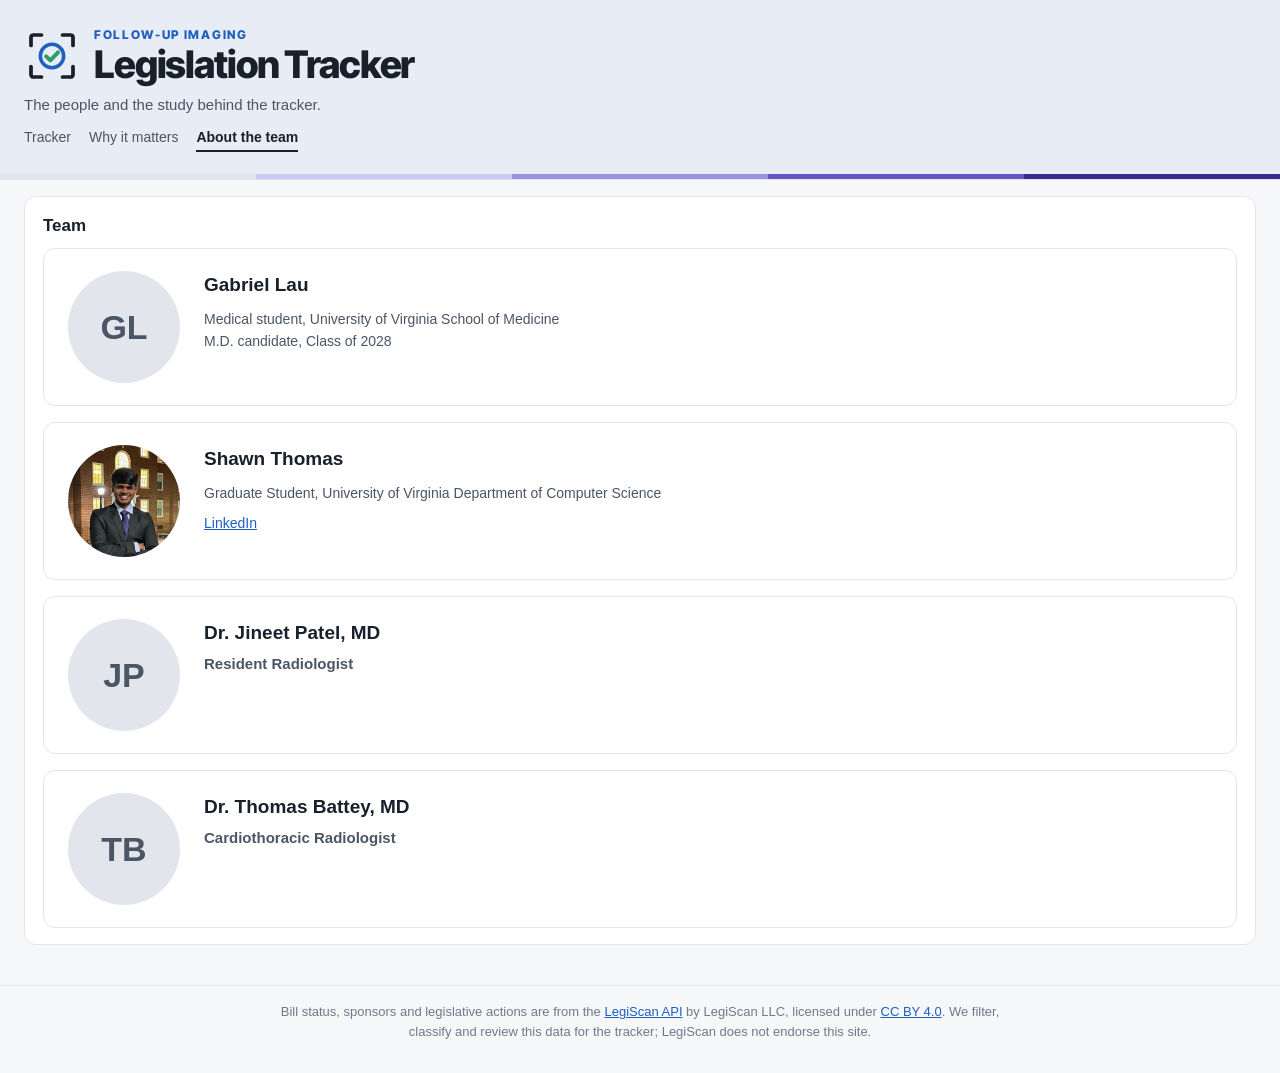
<file: docs/about.html>
<!doctype html>
<html lang="en">
<head>
<meta charset="utf-8">
<meta name="viewport" content="width=device-width, initial-scale=1">
<title>About the team · Follow-up Imaging Legislation Tracker</title>
<meta name="description" content="The people and the study behind the Follow-up Imaging Legislation Tracker.">
<link rel="preconnect" href="https://fonts.googleapis.com">
<link rel="preconnect" href="https://fonts.gstatic.com" crossorigin>
<link rel="stylesheet" href="https://fonts.googleapis.com/css2?family=Inter+Tight:wght@800&display=swap">
<link rel="stylesheet" href="style.css?v=18">
<link rel="icon" href="img/logo.svg" type="image/svg+xml">
</head>
<body>
<div class="masthead">
<header class="top">
  <div>
    <a class="brand" href="index.html"><svg class="logo" viewBox="0 0 48 48" aria-hidden="true"><path class="lg-ink" d="M6 15V8a2 2 0 0 1 2-2h7M33 6h7a2 2 0 0 1 2 2v7M42 33v7a2 2 0 0 1-2 2h-7M15 42H8a2 2 0 0 1-2-2v-7"/><circle class="lg-ring" cx="24" cy="24" r="10"/><path class="lg-check" d="M19 24.3l3.6 3.5 6.6-7"/></svg><h1><span class="eyebrow-t">Follow-up Imaging</span> <span class="headline">Legislation Tracker</span></h1></a>
    <p class="sub">The people and the study behind the tracker.</p>
    <nav class="nav" aria-label="Site">
      <a href="index.html">Tracker</a>
      <a href="why.html">Why it matters</a>
      <a href="about.html" aria-current="page">About the team</a>
    </nav>
  </div>
</header>
  <div class="statusbar" aria-hidden="true"><span class="fipi0"></span><span class="fipi1"></span><span class="fipi2"></span><span class="fipi3"></span><span class="fipi4"></span></div>
</div>

<main class="grid">
  <section class="card wide">
    <h2>Team</h2>
    <div class="team">

      <article class="person">
        <!-- TODO headshot: save a square photo (about 400×400) as img/team/gabriel-lau.jpg, then replace the
             line below with: <img class="avatar" src="img/team/gabriel-lau.jpg" alt="Gabriel Lau"> -->
        <div class="avatar" aria-hidden="true">GL</div>
        <div>
          <h3>Gabriel Lau</h3>
          
          <p class="kv">Medical student, University of Virginia School of Medicine <br>
            M.D. candidate, Class of 2028</p>
          <p></p>

        </div>
      </article>

      <article class="person">
        <!-- TODO headshot: save a square photo (about 400×400) as img/team/shawn-thomas.jpg, then replace the
             line below with: <img class="avatar" src="img/team/shawn-thomas.jpg" alt="Shawn Thomas"> -->
        <img class="avatar" src="img/team/shawn-thomas.jpg" alt="Shawn Thomas">
        <div>
          <h3>Shawn Thomas</h3>
          <p class="kv">Graduate Student, University of Virginia Department of Computer Science <br>
          
          <p class="plinks"><a href="https://www.linkedin.com/in/shawn-r-thomas/">LinkedIn</a></p>
        </div>
      </article>

      <article class="person">
        <!-- TODO headshot: save a square photo (about 400×400) as img/team/janeet-patel.jpg, then replace the
             line below with: <img class="avatar" src="img/team/janeet-patel.jpg" alt="Dr. Janeet Patel"> -->
        <div class="avatar" aria-hidden="true">JP</div>
        <div>
          <h3>Dr. Jineet Patel, MD</h3>
          <p class="ptitle">Resident Radiologist</p>
          <!-- TODO description: add a short bio paragraph (and affiliation line) -->
        </div>
      </article>

      <article class="person">
        <!-- TODO headshot: save a square photo (about 400×400) as img/team/thomas-beatty.jpg, then replace the
             line below with: <img class="avatar" src="img/team/thomas-beatty.jpg" alt="Dr. Thomas Beatty"> -->
        <div class="avatar" aria-hidden="true">TB</div>
        <div>
          <h3>Dr. Thomas Battey, MD</h3>
          <p class="ptitle">Cardiothoracic Radiologist</p>
          <!-- TODO description: add a short bio paragraph (and affiliation line) -->
        </div>
      </article>

    </div>
  </section>

</main>
<footer class="site-foot">
  <p>Bill status, sponsors and legislative actions are from the
    <a href="https://legiscan.com/legiscan" target="_blank" rel="noopener">LegiScan API</a> by LegiScan LLC,
    licensed under <a href="https://creativecommons.org/licenses/by/4.0/" target="_blank" rel="noopener">CC BY 4.0</a>.
    We filter, classify and review this data for the tracker; LegiScan does not endorse this site.</p>
</footer>
</body>
</html>
</file>
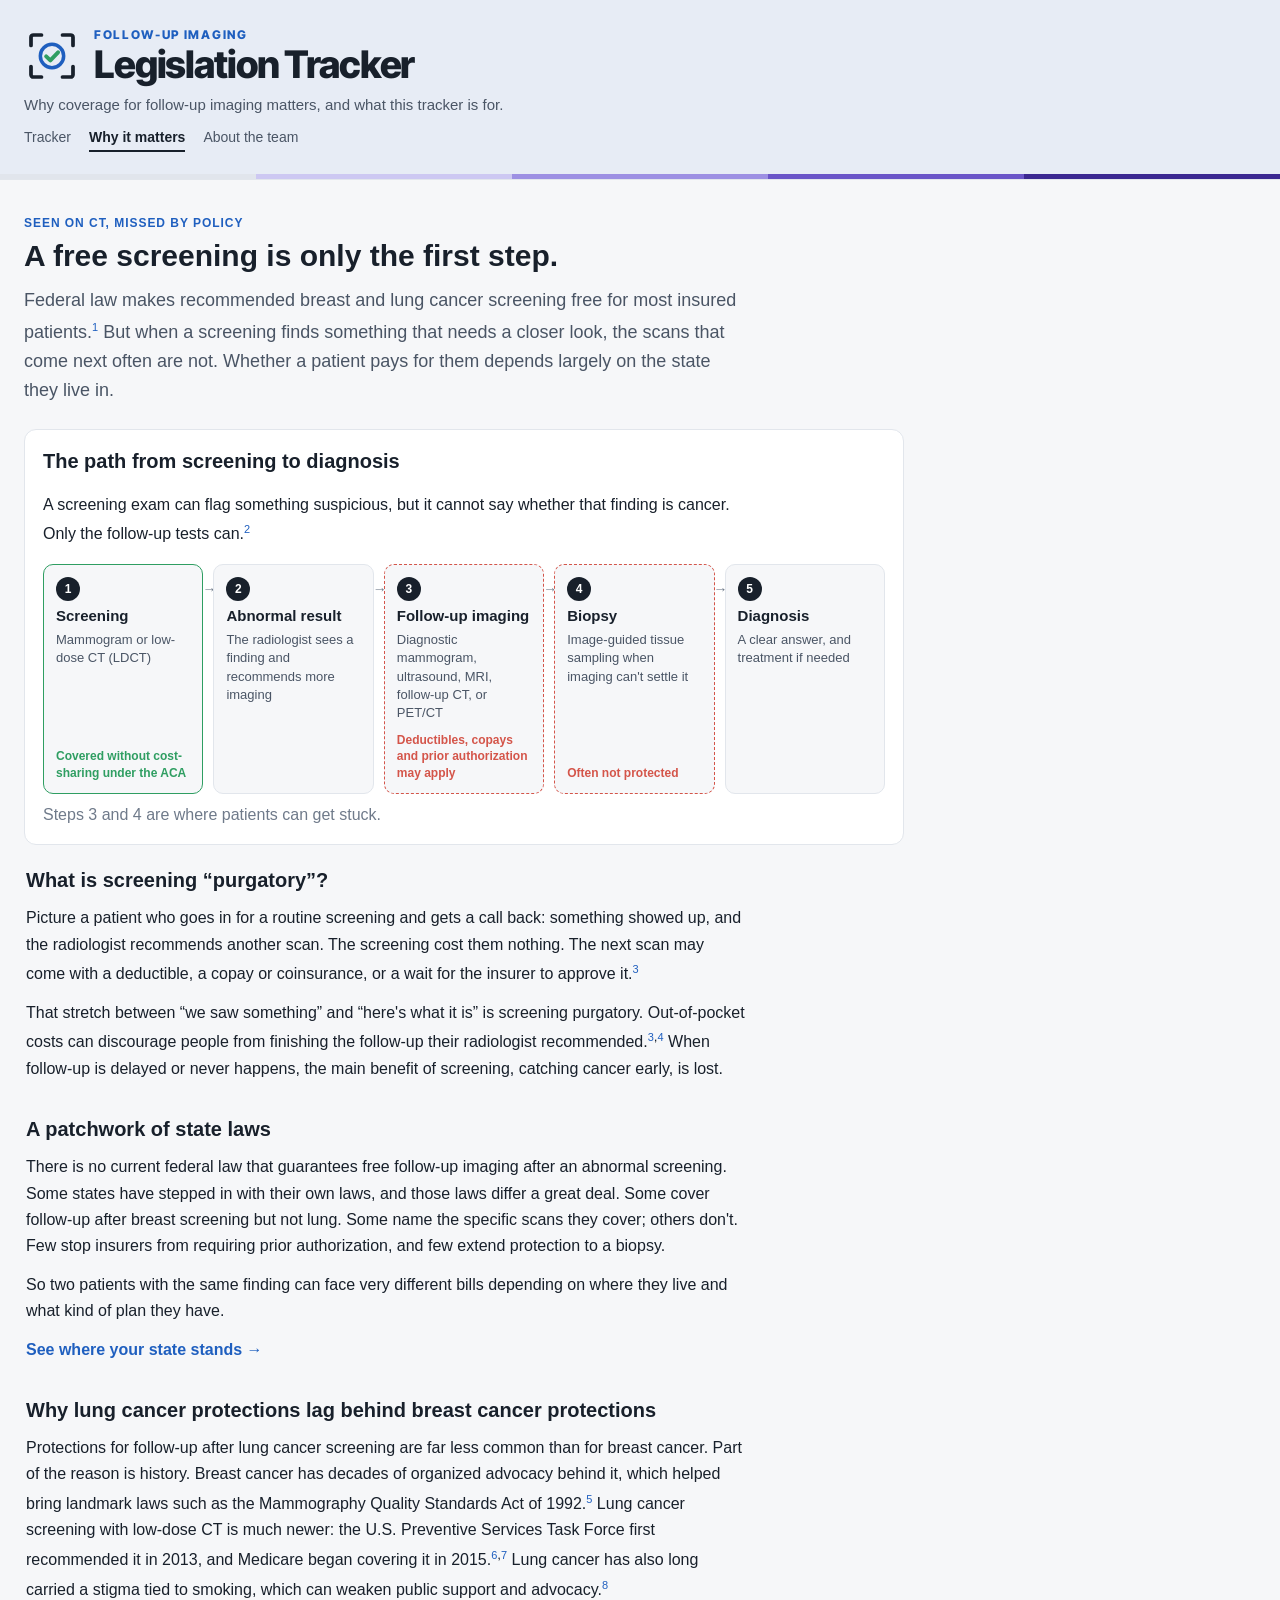
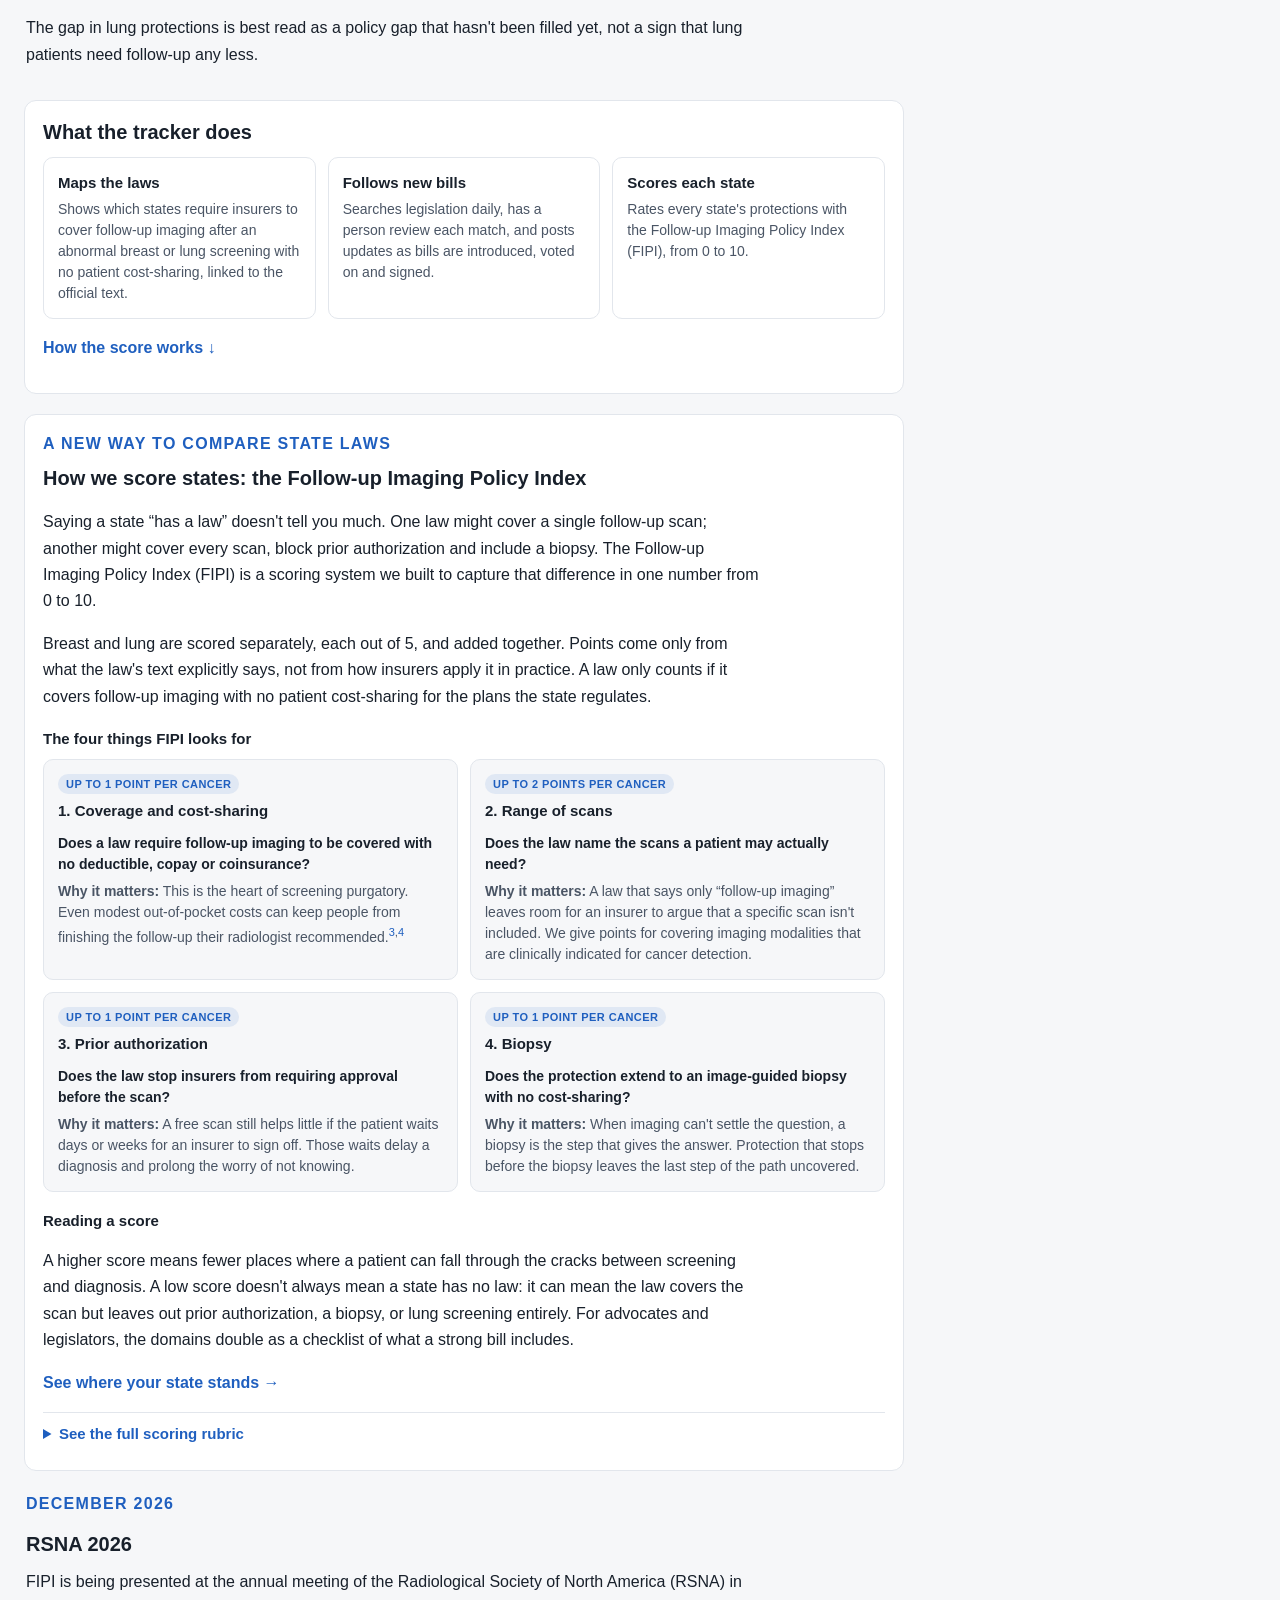
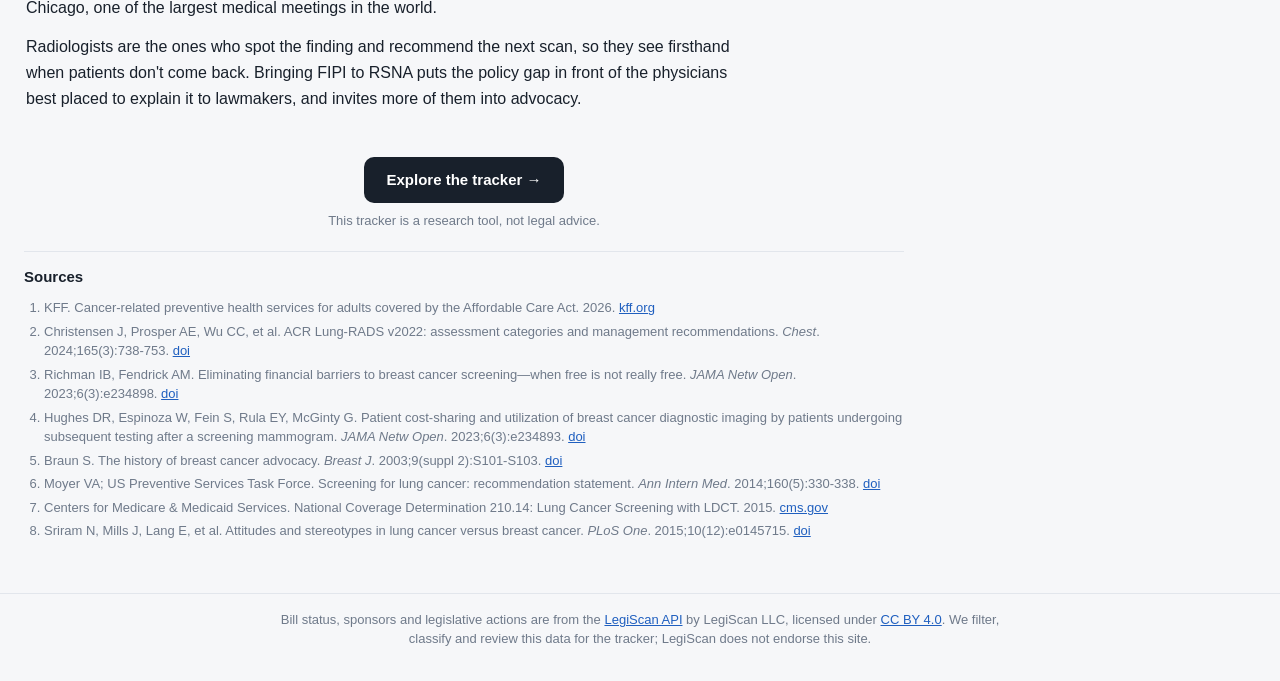
<file: docs/why.html>
<!doctype html>
<html lang="en">
<head>
<meta charset="utf-8">
<meta name="viewport" content="width=device-width, initial-scale=1">
<title>Why it matters · Follow-up Imaging Legislation Tracker</title>
<meta name="description" content="Why insurance coverage for follow-up imaging after an abnormal cancer screening matters, and what the tracker does about it.">
<link rel="preconnect" href="https://fonts.googleapis.com">
<link rel="preconnect" href="https://fonts.gstatic.com" crossorigin>
<link rel="stylesheet" href="https://fonts.googleapis.com/css2?family=Inter+Tight:wght@800&display=swap">
<link rel="stylesheet" href="style.css?v=18">
<link rel="icon" href="img/logo.svg" type="image/svg+xml">
</head>
<body>
<div class="masthead">
<header class="top">
  <div>
    <a class="brand" href="index.html"><svg class="logo" viewBox="0 0 48 48" aria-hidden="true"><path class="lg-ink" d="M6 15V8a2 2 0 0 1 2-2h7M33 6h7a2 2 0 0 1 2 2v7M42 33v7a2 2 0 0 1-2 2h-7M15 42H8a2 2 0 0 1-2-2v-7"/><circle class="lg-ring" cx="24" cy="24" r="10"/><path class="lg-check" d="M19 24.3l3.6 3.5 6.6-7"/></svg><h1><span class="eyebrow-t">Follow-up Imaging</span> <span class="headline">Legislation Tracker</span></h1></a>
    <p class="sub">Why coverage for follow-up imaging matters, and what this tracker is for.</p>
    <nav class="nav" aria-label="Site">
      <a href="index.html">Tracker</a>
      <a href="why.html" aria-current="page">Why it matters</a>
      <a href="about.html">About the team</a>
    </nav>
  </div>
</header>
  <div class="statusbar" aria-hidden="true"><span class="fipi0"></span><span class="fipi1"></span><span class="fipi2"></span><span class="fipi3"></span><span class="fipi4"></span></div>
</div>

<main class="story">

  <section class="hero">
    <p class="eyebrow">Seen on CT, missed by policy</p>
    <h2>A free screening is only the first step.</h2>
    <p class="lede">Federal law makes recommended breast and lung cancer screening free for most insured patients.<sup><a href="#ref1">1</a></sup>
      But when a screening finds something that needs a closer look, the scans that come next often are not.
      Whether a patient pays for them depends largely on the state they live in.</p>
  </section>

  <section class="card block" aria-labelledby="journey-h">
    <h2 id="journey-h">The path from screening to diagnosis</h2>
    <p>A screening exam can flag something suspicious, but it cannot say whether that finding is cancer.
      Only the follow-up tests can.<sup><a href="#ref2">2</a></sup></p>
    <ol class="journey">
      <li class="step covered">
        <span class="stepnum">1</span>
        <b>Screening</b>
        <span>Mammogram or low-dose CT (LDCT)</span>
        <em class="flag ok">Covered without cost-sharing under the ACA</em>
      </li>
      <li class="step">
        <span class="stepnum">2</span>
        <b>Abnormal result</b>
        <span>The radiologist sees a finding and recommends more imaging</span>
      </li>
      <li class="step gap">
        <span class="stepnum">3</span>
        <b>Follow-up imaging</b>
        <span>Diagnostic mammogram, ultrasound, MRI, follow-up CT, or PET/CT</span>
        <em class="flag warn">Deductibles, copays and prior authorization may apply</em>
      </li>
      <li class="step gap">
        <span class="stepnum">4</span>
        <b>Biopsy</b>
        <span>Image-guided tissue sampling when imaging can't settle it</span>
        <em class="flag warn">Often not protected</em>
      </li>
      <li class="step">
        <span class="stepnum">5</span>
        <b>Diagnosis</b>
        <span>A clear answer, and treatment if needed</span>
      </li>
    </ol>
    <p class="note">Steps 3 and 4 are where patients can get stuck.</p>
  </section>

  <section class="prose" aria-labelledby="purg-h">
    <h2 id="purg-h">What is screening “purgatory”?</h2>
    <p>Picture a patient who goes in for a routine screening and gets a call back: something showed up, and the
      radiologist recommends another scan. The screening cost them nothing. The next scan may come with a
      deductible, a copay or coinsurance, or a wait for the insurer to approve it.<sup><a href="#ref3">3</a></sup></p>
    <p>That stretch between “we saw something” and “here's what it is” is screening purgatory. Out-of-pocket costs
      can discourage people from finishing the follow-up their radiologist recommended.<sup><a href="#ref3">3</a>,<a href="#ref4">4</a></sup>
      When follow-up is delayed or never happens, the main benefit of screening, catching cancer early, is lost.</p>
  </section>

  <section class="prose" aria-labelledby="patch-h">
    <h2 id="patch-h">A patchwork of state laws</h2>
    <p>There is no current federal law that guarantees free follow-up imaging after an abnormal screening. Some states have
      stepped in with their own laws, and those laws differ a great deal. Some cover follow-up after breast
      screening but not lung. Some name the specific scans they cover; others don't. Few stop insurers from
      requiring prior authorization, and few extend protection to a biopsy.</p>
    <p>So two patients with the same finding can face very different bills depending on where they live and what
      kind of plan they have.</p>
    <p><a class="textcta" href="index.html">See where your state stands →</a></p>
  </section>

  <section class="prose" aria-labelledby="lung-h">
    <h2 id="lung-h">Why lung cancer protections lag behind breast cancer protections</h2>
    <p>Protections for follow-up after lung cancer screening are far less common than for breast cancer. Part of the reason
      is history. Breast cancer has decades of organized advocacy behind it, which helped bring landmark laws such as
      the Mammography Quality Standards Act of 1992.<sup><a href="#ref5">5</a></sup> Lung cancer screening with low-dose
      CT is much newer: the U.S. Preventive Services Task Force first recommended it in 2013, and Medicare began
      covering it in 2015.<sup><a href="#ref6">6</a>,<a href="#ref7">7</a></sup> Lung cancer has also long carried a stigma
      tied to smoking, which can weaken public support and advocacy.<sup><a href="#ref8">8</a></sup></p>
    <p>The gap in lung protections is best read as a policy gap that hasn't been filled yet, not a sign that lung
      patients need follow-up any less.</p>
  </section>

  <section class="card block" aria-labelledby="what-h">
    <h2 id="what-h">What the tracker does</h2>
    <div class="features">
      <div class="feature">
        <h3>Maps the laws</h3>
        <p>Shows which states require insurers to cover follow-up imaging after an abnormal breast or lung screening
          with no patient cost-sharing, linked to the official text.</p>
      </div>
      <div class="feature">
        <h3>Follows new bills</h3>
        <p>Searches legislation daily, has a person review each match, and posts updates as bills are introduced,
          voted on and signed.</p>
      </div>
      <div class="feature">
        <h3>Scores each state</h3>
        <p>Rates every state's protections with the Follow-up Imaging Policy Index (FIPI), from 0 to 10.</p>
      </div>
    </div>
    <p><a class="textcta" href="#fipi-h">How the score works ↓</a></p>
  </section>

  <section class="card block" aria-labelledby="fipi-h">
    <p class="eyebrow">A new way to compare state laws</p>
    <h2 id="fipi-h">How we score states: the Follow-up Imaging Policy Index</h2>
    <p>Saying a state “has a law” doesn't tell you much. One law might cover a single follow-up scan; another
      might cover every scan, block prior authorization and include a biopsy. The Follow-up Imaging Policy Index
      (FIPI) is a scoring system we built to capture that difference in one number from 0 to 10.</p>
    <p>Breast and lung are scored separately, each out of 5, and added together. Points come only from what the
      law's text explicitly says, not from how insurers apply it in practice. A law only counts if it covers
      follow-up imaging with no patient cost-sharing for the plans the state regulates.</p>

    <h3>The four things FIPI looks for</h3>
    <div class="features domaincards">
      <div class="feature">
        <span class="pts">Up to 1 point per cancer</span>
        <h3>1. Coverage and cost-sharing</h3>
        <p class="ask">Does a law require follow-up imaging to be covered with no deductible, copay or coinsurance?</p>
        <p><b>Why it matters:</b> This is the heart of screening purgatory. Even modest out-of-pocket costs can
          keep people from finishing the follow-up their radiologist recommended.<sup><a href="#ref3">3</a>,<a href="#ref4">4</a></sup></p>
      </div>
      <div class="feature">
        <span class="pts">Up to 2 points per cancer</span>
        <h3>2. Range of scans</h3>
        <p class="ask">Does the law name the scans a patient may actually need?</p>
        <p><b>Why it matters:</b> A law that says only “follow-up imaging” leaves room for an insurer to argue that
          a specific scan isn't included. We give points for covering imaging modalities that are clinically indicated 
          for cancer detection.</p>
      </div>
      <div class="feature">
        <span class="pts">Up to 1 point per cancer</span>
        <h3>3. Prior authorization</h3>
        <p class="ask">Does the law stop insurers from requiring approval before the scan?</p>
        <p><b>Why it matters:</b> A free scan still helps little if the patient waits days or weeks for an insurer
          to sign off. Those waits delay a diagnosis and prolong the worry of not knowing.</p>
      </div>
      <div class="feature">
        <span class="pts">Up to 1 point per cancer</span>
        <h3>4. Biopsy</h3>
        <p class="ask">Does the protection extend to an image-guided biopsy with no cost-sharing?</p>
        <p><b>Why it matters:</b> When imaging can't settle the question, a biopsy is the step that gives the
          answer. Protection that stops before the biopsy leaves the last step of the path uncovered.</p>
      </div>
    </div>

    <h3>Reading a score</h3>
    <p>A higher score means fewer places where a patient can fall through the cracks between screening and
      diagnosis. A low score doesn't always mean a state has no law: it can mean the law covers the scan but leaves
      out prior authorization, a biopsy, or lung screening entirely. For advocates and legislators, the domains
      double as a checklist of what a strong bill includes.</p>
    <p><a class="textcta" href="index.html">See where your state stands →</a></p>

    <details class="rubricbox">
      <summary>See the full scoring rubric</summary>
      <div class="tablewrap">
        <table class="rubric">
          <caption>FIPI scoring rubric. Each cancer type is scored 0–5; breast and lung together give the state score of 0–10.</caption>
          <thead><tr><th scope="col">Domain</th><th scope="col">Cancer</th><th scope="col">0 points</th><th scope="col">1 point</th><th scope="col">2 points</th></tr></thead>
          <tbody>
            <tr><th scope="row" rowspan="2">Coverage and cost-sharing</th><td>Breast</td>
              <td>No legislation covering follow-up breast imaging, or the legislation does not explicitly restrict cost-sharing</td>
              <td>Legislation covering follow-up breast imaging without cost-sharing is passed</td><td class="na">–</td></tr>
            <tr><td>Lung</td>
              <td>No legislation covering follow-up lung imaging, or the legislation does not explicitly restrict cost-sharing</td>
              <td>Legislation covering follow-up lung imaging without cost-sharing is passed</td><td class="na">–</td></tr>
            <tr><th scope="row" rowspan="2">Modality breadth</th><td>Breast</td>
              <td>No modalities are explicitly covered</td>
              <td>1–3 modalities explicitly covered*</td>
              <td>4 or more modalities explicitly covered*</td></tr>
            <tr><td>Lung</td>
              <td>No modalities are explicitly covered</td>
              <td>CT is explicitly covered</td>
              <td>CT and PET are explicitly covered</td></tr>
            <tr><th scope="row" rowspan="2">Administrative burden</th><td>Breast</td>
              <td>Prior authorization is not explicitly prohibited, or is not mentioned</td>
              <td>Prior authorization is explicitly prohibited in follow-up breast imaging legislation</td><td class="na">–</td></tr>
            <tr><td>Lung</td>
              <td>Prior authorization is not explicitly prohibited, or is not mentioned</td>
              <td>Prior authorization is explicitly prohibited in follow-up lung imaging legislation</td><td class="na">–</td></tr>
            <tr><th scope="row" rowspan="2">Downstream care</th><td>Breast</td>
              <td>Image-guided breast biopsy is not explicitly covered without cost-sharing, or is not mentioned</td>
              <td>Image-guided breast biopsy is explicitly covered without cost-sharing</td><td class="na">–</td></tr>
            <tr><td>Lung</td>
              <td>Image-guided lung biopsy is not explicitly covered without cost-sharing, or is not mentioned</td>
              <td>Image-guided lung biopsy is explicitly covered without cost-sharing</td><td class="na">–</td></tr>
          </tbody>
        </table>
      </div>
      <p class="muted">* Breast imaging modalities: diagnostic mammography, ultrasound, MRI, contrast-enhanced
        mammography, and molecular breast imaging.</p>
    </details>
  </section>

  <section class="prose" aria-labelledby="rsna-h">
    <p class="eyebrow">December 2026</p>
    <h2 id="rsna-h">RSNA 2026</h2>
    <p>FIPI is being presented at the annual meeting of the Radiological Society of North America (RSNA) in Chicago,
      one of the largest medical meetings in the world.</p>
    <p>Radiologists are the ones who spot the finding and recommend the next scan, so they see firsthand when
      patients don't come back. Bringing FIPI to RSNA puts the policy gap in front of the physicians best placed to
      explain it to lawmakers, and invites more of them into advocacy.</p>

    <!-- TODO RSNA photo: add the presentation photo, e.g.
    <figure class="rsnaphoto">
      <img src="img/rsna-2026.jpg" alt="Presenting FIPI at RSNA 2026">
      <figcaption>Caption here.</figcaption>
    </figure>
    -->
  </section>

  <section class="cta">
    <a class="button" href="index.html">Explore the tracker →</a>
    <p class="muted">This tracker is a research tool, not legal advice.</p>
  </section>

  <section class="refs" aria-labelledby="refs-h">
    <h2 id="refs-h">Sources</h2>
    <ol>
      <li id="ref1">KFF. Cancer-related preventive health services for adults covered by the Affordable Care Act. 2026. <a href="https://www.kff.org/affordable-care-act/cancer-related-preventive-services-covered-by-the-aca/">kff.org</a></li>
      <li id="ref2">Christensen J, Prosper AE, Wu CC, et al. ACR Lung-RADS v2022: assessment categories and management recommendations. <i>Chest</i>. 2024;165(3):738-753. <a href="https://doi.org/10.1016/j.chest.2023.10.028">doi</a></li>
      <li id="ref3">Richman IB, Fendrick AM. Eliminating financial barriers to breast cancer screening—when free is not really free. <i>JAMA Netw Open</i>. 2023;6(3):e234898. <a href="https://doi.org/10.1001/jamanetworkopen.2023.4898">doi</a></li>
      <li id="ref4">Hughes DR, Espinoza W, Fein S, Rula EY, McGinty G. Patient cost-sharing and utilization of breast cancer diagnostic imaging by patients undergoing subsequent testing after a screening mammogram. <i>JAMA Netw Open</i>. 2023;6(3):e234893. <a href="https://doi.org/10.1001/jamanetworkopen.2023.4893">doi</a></li>
      <li id="ref5">Braun S. The history of breast cancer advocacy. <i>Breast J</i>. 2003;9(suppl 2):S101-S103. <a href="https://doi.org/10.1046/j.1524-4741.9.s2.13.x">doi</a></li>
      <li id="ref6">Moyer VA; US Preventive Services Task Force. Screening for lung cancer: recommendation statement. <i>Ann Intern Med</i>. 2014;160(5):330-338. <a href="https://doi.org/10.7326/M13-2771">doi</a></li>
      <li id="ref7">Centers for Medicare &amp; Medicaid Services. National Coverage Determination 210.14: Lung Cancer Screening with LDCT. 2015. <a href="https://www.cms.gov/medicare-coverage-database/view/ncd.aspx?ncdid=364">cms.gov</a></li>
      <li id="ref8">Sriram N, Mills J, Lang E, et al. Attitudes and stereotypes in lung cancer versus breast cancer. <i>PLoS One</i>. 2015;10(12):e0145715. <a href="https://doi.org/10.1371/journal.pone.0145715">doi</a></li>
    </ol>
  </section>

</main>
<footer class="site-foot">
  <p>Bill status, sponsors and legislative actions are from the
    <a href="https://legiscan.com/legiscan" target="_blank" rel="noopener">LegiScan API</a> by LegiScan LLC,
    licensed under <a href="https://creativecommons.org/licenses/by/4.0/" target="_blank" rel="noopener">CC BY 4.0</a>.
    We filter, classify and review this data for the tracker; LegiScan does not endorse this site.</p>
</footer>
</body>
</html>
</file>
<file: docs/style.css>
:root {
  --bg: #f6f7f9; --card: #ffffff; --ink: #18202b; --ink2: #4a5565; --muted: #6f7a8a; --line: #e2e6ec;
  --enacted: #2f9e62; --pending: #f4cf45; --died: #b98a12; --none: #d4554a;
  --accent: #1f5fbf; --map-stroke: #ffffff; --stripe: #cdeeda; --supplemental: #5b93d6;
  --fipi0: #e1e5ec; --fipi1: #cdc8f2; --fipi2: #9d90e3; --fipi3: #6a55c8; --fipi4: #3b2891;
}
@media (prefers-color-scheme: dark) {
  :root {
    --bg: #12161c; --card: #1b212a; --ink: #eef1f5; --ink2: #c3cad5; --muted: #94a0b0; --line: #2d3541;
    --enacted: #3fb574; --pending: #f0cc4a; --died: #a87c10; --none: #d9655a;
    --accent: #7fb0ff; --map-stroke: #1b212a; --stripe: #cdeeda; --supplemental: #6aa3e6;
    --fipi0: #2e3540; --fipi1: #3f3878; --fipi2: #5e4eb0; --fipi3: #8a79e0; --fipi4: #c2b8ff;
  }
}
* { box-sizing: border-box; }
body { margin: 0; background: var(--bg); color: var(--ink);
  font: 15px/1.5 -apple-system, BlinkMacSystemFont, "Segoe UI", Roboto, Helvetica, Arial, sans-serif; }
a { color: var(--accent); }
h1 { font-size: 24px; margin: 0 0 4px; }
h2 { font-size: 17px; margin: 0 0 10px; }
h3 { font-size: 15px; margin: 18px 0 6px; }
.top { display: flex; justify-content: space-between; gap: 24px; align-items: flex-end; padding: 22px 24px 8px; max-width: 1400px; margin: 0 auto; }
.sub { margin: 0; color: var(--ink2); max-width: 760px; }
.stamp { margin: 0; color: var(--muted); font-size: 13px; white-space: nowrap; }
.controls { display: flex; flex-wrap: wrap; gap: 16px; align-items: center; padding: 10px 24px; max-width: 1400px; margin: 0 auto; }
.seg { display: inline-flex; border: 1px solid var(--line); border-radius: 9px; overflow: hidden; background: var(--card); }
.seg button { border: 0; background: none; color: var(--ink2); padding: 8px 18px; font: inherit; cursor: pointer; }
.seg button[aria-selected="true"] { background: var(--ink); color: var(--card); font-weight: 600; }
.tiles { display: flex; flex-wrap: wrap; gap: 10px; }
.tile { display: flex; align-items: center; gap: 8px; background: var(--card); border: 1px solid var(--line); border-radius: 9px; padding: 6px 12px; }
.tile b { font-size: 18px; }
.tile span { color: var(--ink2); font-size: 13px; }
.sw { width: 14px; height: 14px; border-radius: 4px; flex: none; display: inline-block; }
.sw.enacted { background: var(--enacted); } .sw.pending { background: var(--pending); }
.sw.partial { background: repeating-linear-gradient(45deg, var(--enacted) 0 3px, var(--stripe) 3px 6px); }
.stripe-bg { fill: var(--stripe); } .stripe-fg { fill: var(--enacted); }
.tag.scope { margin-left: 0; }
.sw.supplemental { background: var(--supplemental); }
.sw.died { background: var(--died); } .sw.none { background: var(--none); }
.sw.fipi0 { background: var(--fipi0); box-shadow: inset 0 0 0 1px var(--line); } .sw.fipi1 { background: var(--fipi1); } .sw.fipi2 { background: var(--fipi2); }
.sw.fipi3 { background: var(--fipi3); } .sw.fipi4 { background: var(--fipi4); }
.tiles .legendlabel { align-self: center; font-size: 13px; font-weight: 600; color: var(--ink2); }
.grid { display: grid; grid-template-columns: minmax(0, 1.7fr) minmax(300px, 1fr); gap: 16px; padding: 8px 24px 40px; max-width: 1400px; margin: 0 auto; }
.card { background: var(--card); border: 1px solid var(--line); border-radius: 12px; padding: 16px 18px; min-width: 0; }
.wide, .detail, #federalcard { grid-column: 1 / -1; }
.mapcard { padding-bottom: 10px; }
#map svg { width: 100%; height: auto; display: block; }
.state { stroke: var(--map-stroke); stroke-width: 1; cursor: pointer; }
.state:hover, .state.sel { stroke: var(--ink); stroke-width: 2; }
.slabel { font-size: 11px; font-weight: 600; pointer-events: none; text-anchor: middle; dominant-baseline: central; }
.pdot { fill: var(--pending); stroke: var(--ink); stroke-width: 1.5; pointer-events: none; }
.chips { display: flex; flex-wrap: wrap; gap: 6px; margin-top: 8px; }
.chip { border: 1px solid var(--line); background: var(--card); color: var(--ink); border-radius: 7px; padding: 3px 8px; font: inherit; font-size: 12px; cursor: pointer; display: inline-flex; align-items: center; gap: 6px; }
.chip.sel { border-color: var(--ink); }
.note, .muted { color: var(--muted); font-size: 13px; }
.note { margin: 8px 0 0; }
.feed { display: flex; flex-direction: column; max-height: 720px; }
.feedhead { display: flex; justify-content: space-between; align-items: baseline; gap: 10px; }
.check { font-size: 13px; color: var(--ink2); white-space: nowrap; }
.filterline { margin: 0 0 8px; font-size: 13px; color: var(--ink2); min-height: 1em; }
.filterline button, .linkbtn { border: 0; background: none; color: var(--accent); font: inherit; cursor: pointer; padding: 0; text-decoration: underline; }
#updates { list-style: none; margin: 0; padding: 0; overflow-y: auto; flex: 1; }
#updates li { padding: 10px 0; border-top: 1px solid var(--line); }
.udate { color: var(--muted); font-size: 12px; }
.ubill { font-weight: 600; }
.utext { margin: 2px 0; overflow-wrap: anywhere; }
.usrc { font-size: 12px; }
.pill { display: inline-flex; align-items: center; gap: 6px; border: 1px solid var(--line); border-radius: 999px; padding: 1px 9px; font-size: 12px; color: var(--ink2); white-space: nowrap; }
.organ { font-size: 11px; text-transform: uppercase; letter-spacing: .04em; color: var(--muted); }
.detail h2 { font-size: 20px; }
.cols { display: grid; grid-template-columns: repeat(auto-fit, minmax(320px, 1fr)); gap: 22px; }
.bill { border: 1px solid var(--line); border-radius: 10px; padding: 12px 14px; margin: 10px 0; }
.bill h4 { margin: 0 0 4px; font-size: 15px; }
.kv { margin: 4px 0; color: var(--ink2); font-size: 14px; overflow-wrap: anywhere; }
.kv b { color: var(--ink); font-weight: 600; }
details { margin: 8px 0; }
summary { cursor: pointer; color: var(--accent); font-size: 14px; }
.lawtext { white-space: pre-wrap; font-size: 13px; color: var(--ink2); max-height: 320px; overflow: auto; border: 1px solid var(--line); border-radius: 8px; padding: 10px; margin-top: 6px; }
blockquote { margin: 6px 0; padding: 4px 10px; border-left: 3px solid var(--line); color: var(--ink2); font-size: 13px; }
.timeline { list-style: none; margin: 6px 0 0; padding: 0; font-size: 13px; }
.timeline li { padding: 4px 0; border-top: 1px dashed var(--line); overflow-wrap: anywhere; }
.tag { font-size: 11px; border-radius: 5px; padding: 1px 6px; background: var(--line); color: var(--ink2); margin-left: 6px; }
.tablewrap { overflow-x: auto; }
table { border-collapse: collapse; width: 100%; font-size: 14px; }
th, td { text-align: left; padding: 7px 10px; border-top: 1px solid var(--line); white-space: nowrap; }
th { color: var(--muted); font-weight: 600; font-size: 12px; border-top: 0; }
.num { text-align: right; font-variant-numeric: tabular-nums; }
tbody tr { cursor: pointer; }
tbody tr:hover { background: var(--bg); }
.about p { max-width: 900px; }
#tip { position: fixed; z-index: 10; pointer-events: none; background: var(--ink); color: var(--card); padding: 7px 10px; border-radius: 8px; font-size: 13px; max-width: 260px; box-shadow: 0 4px 14px rgba(0,0,0,.25); }
#tip b { display: block; }
@media (max-width: 900px) {
  .grid { grid-template-columns: 1fr; padding: 8px 16px 32px; }
  .top { flex-direction: column; align-items: flex-start; padding: 18px 16px 6px; }
  .controls { padding: 8px 16px; }
  .feed { max-height: 520px; }
}
.tag.role { margin-left: 0; margin-right: 6px; font-weight: 600; }
.tag.role.primary { background: var(--enacted); color: #fff; }
.tag.role.secondary { background: var(--stripe); color: #14532d; }
.tag.role.would_establish, .tag.role.would_expand { background: var(--pending); color: #1c1c1c; }
.timeline.prov li { border-top: 0; padding: 5px 0; }
.nav { display: flex; gap: 18px; margin-top: 10px; font-size: 14px; }
.nav a { color: var(--ink2); text-decoration: none; padding-bottom: 2px; border-bottom: 2px solid transparent; }
.nav a:hover { color: var(--ink); }
.nav a[aria-current="page"] { color: var(--ink); font-weight: 600; border-bottom-color: var(--ink); }
.team { display: flex; flex-direction: column; gap: 16px; }
.person { display: flex; align-items: flex-start; gap: 24px; border: 1px solid var(--line); border-radius: 12px; padding: 22px 24px; min-width: 0;
  transition: box-shadow .15s ease; }
.person:hover { box-shadow: 0 4px 16px rgba(0,0,0,.08); }
.person > div:not(.avatar) { flex: 1; min-width: 0; }
.person h3 { margin: 0; font-size: 19px; }
.person p { margin: 8px 0 0; max-width: 70ch; line-height: 1.6; }
.avatar { width: 112px; height: 112px; border-radius: 50%; flex: none; object-fit: cover; background: var(--line); color: var(--ink2);
  display: flex; align-items: center; justify-content: center; font-size: 34px; font-weight: 600; }
.ptitle { color: var(--ink2); font-weight: 600; margin-top: 4px !important; }
.plinks { font-size: 14px; }
.todo { color: var(--muted); font-style: italic; }
@media (max-width: 600px) { .person { flex-direction: column; padding: 18px; } }
/* Why it matters page */
.story { max-width: 1400px; margin: 0 auto; padding: 8px 24px 48px; display: flex; flex-direction: column; gap: 20px; }
.story > * { width: 100%; max-width: 880px; box-sizing: border-box; }
.hero { padding: 18px 0 4px; }
.eyebrow { margin: 0 0 6px; font-size: 12px; font-weight: 600; letter-spacing: .08em; text-transform: uppercase; color: var(--accent); }
.hero h2 { font-size: 30px; line-height: 1.2; margin: 0 0 12px; text-wrap: balance; }
.lede { font-size: 18px; line-height: 1.6; color: var(--ink2); margin: 0; max-width: 720px; }
.block h2, .prose h2, .refs h2 { font-size: 20px; }
.prose { padding: 0 2px; }
.prose p, .block > p { max-width: 720px; font-size: 16px; line-height: 1.65; }
.prose p { margin: 0 0 12px; }
sup a { text-decoration: none; font-size: 11px; }
.journey { list-style: none; margin: 16px 0 8px; padding: 0; display: grid; grid-template-columns: repeat(5, minmax(0, 1fr)); gap: 10px; counter-reset: none; }
.step { position: relative; display: flex; flex-direction: column; gap: 4px; border: 1px solid var(--line); border-radius: 10px; padding: 12px; background: var(--bg); }
.step b { font-size: 15px; }
.step > span:not(.stepnum) { font-size: 13px; color: var(--ink2); line-height: 1.4; }
.stepnum { width: 24px; height: 24px; border-radius: 50%; background: var(--ink); color: var(--card); font-size: 12px; font-weight: 700; display: flex; align-items: center; justify-content: center; }
.step:not(:last-child)::after { content: "→"; position: absolute; right: -10px; top: 14px; width: 10px; text-align: center; color: var(--muted); font-size: 14px; }
.step.covered { border-color: var(--enacted); }
.step.gap { border-color: var(--none); border-style: dashed; }
.flag { font-style: normal; font-size: 12px; font-weight: 600; margin-top: auto; padding-top: 6px; line-height: 1.35; }
.flag.ok { color: var(--enacted); }
.flag.warn { color: var(--none); }
.features { display: grid; grid-template-columns: repeat(auto-fit, minmax(min(220px, 100%), 1fr)); gap: 12px; margin-top: 8px; }
.feature { border: 1px solid var(--line); border-radius: 10px; padding: 14px; }
.feature h3 { margin: 0 0 4px; }
.feature p { margin: 0; font-size: 14px; color: var(--ink2); }
.domains { margin: 6px 0 10px; padding-left: 22px; max-width: 720px; }
.domains li { margin: 6px 0; line-height: 1.5; }
.who { margin: 0; padding-left: 20px; max-width: 720px; font-size: 16px; line-height: 1.6; }
.who li { margin: 6px 0; }
.textcta { font-weight: 600; text-decoration: none; }
.cta { text-align: center; padding: 12px 0 0; }
.cta p { margin: 8px 0 0; }
.button { display: inline-block; background: var(--ink); color: var(--card); text-decoration: none; font-weight: 600; padding: 12px 22px; border-radius: 10px; }
.button:hover { opacity: .9; }
.refs { border-top: 1px solid var(--line); padding-top: 14px; }
.refs h2 { font-size: 15px; }
.refs ol { margin: 0; padding-left: 20px; font-size: 13px; color: var(--muted); }
.refs li { margin: 4px 0; overflow-wrap: anywhere; }
.refs li:target { color: var(--ink); }
@media (max-width: 760px) {
  .story { padding: 8px 16px 40px; }
  .hero h2 { font-size: 25px; }
  .lede { font-size: 16px; }
  .journey { grid-template-columns: 1fr; gap: 14px; }
  .step:not(:last-child)::after { content: "↓"; right: auto; left: 50%; top: auto; bottom: -15px; transform: translateX(-50%); }
}
.newhere { display: block; margin-top: 6px; font-weight: 600; text-decoration: none; }
/* Brand logo */
.brand { display: flex; align-items: center; gap: 12px; color: inherit; text-decoration: none; margin-bottom: 4px; }
.brand h1 { margin: 0; }
.brand .logo { width: 44px; height: 44px; flex: none; fill: none; stroke-linecap: round; stroke-linejoin: round; }
.lg-ink { stroke: var(--ink); stroke-width: 3.2; }
.lg-ring { stroke: var(--accent); stroke-width: 3; }
.lg-check { stroke: var(--enacted); stroke-width: 3.4; }
@media (max-width: 900px) { .brand .logo { width: 36px; height: 36px; } }
/* Masthead: tinted band, bold title, tile map */
.masthead { background: color-mix(in srgb, var(--accent) 7%, var(--bg)); border-bottom: 1px solid var(--line); margin-bottom: 8px; }
.masthead .top { align-items: center; padding-top: 28px; padding-bottom: 22px; }
.statusbar { display: flex; height: 5px; }
.statusbar span { flex: 1; transition: background .25s; }
.statusbar .enacted { background: var(--enacted); } .statusbar .pending { background: var(--pending); }
.statusbar .died { background: var(--died); } .statusbar .none { background: var(--none); }
.statusbar .fipi0 { background: var(--fipi0); } .statusbar .fipi1 { background: var(--fipi1); } .statusbar .fipi2 { background: var(--fipi2); }
.statusbar .fipi3 { background: var(--fipi3); } .statusbar .fipi4 { background: var(--fipi4); }
.brand { gap: 14px; margin-bottom: 10px; }
.brand .logo { width: 56px; height: 56px; }
.brand h1 { font-family: "Inter Tight", -apple-system, BlinkMacSystemFont, "Segoe UI", Roboto, sans-serif; display: flex; flex-direction: column; gap: 4px; line-height: 1; }
.eyebrow-t { font-size: 12px; font-weight: 800; letter-spacing: .14em; text-transform: uppercase; color: var(--accent); }
.headline { font-size: 38px; font-weight: 800; letter-spacing: -.03em; color: var(--ink); }
.hside { display: flex; flex-direction: column; align-items: flex-end; gap: 8px; flex: none; }
.tilemap { width: 252px; height: auto; display: block; }
.tilemap > rect { stroke: var(--map-stroke); stroke-width: 1; cursor: pointer; }
.tilemap > rect:hover, .tilemap > rect.sel { stroke: var(--ink); stroke-width: 2; }
@media (max-width: 900px) {
  .masthead .top { padding-top: 20px; padding-bottom: 16px; align-items: flex-start; }
  .brand .logo { width: 44px; height: 44px; }
  .headline { font-size: 30px; }
  .tilemap { display: none; }
  .hside { align-items: flex-start; }
}
@media (max-width: 400px) { .headline { font-size: 26px; } }
/* FIPI and RSNA sections (why.html) */
.domaincards { grid-template-columns: repeat(2, minmax(0, 1fr)); }
@media (max-width: 640px) { .domaincards { grid-template-columns: 1fr; } }
.domaincards .feature { display: flex; flex-direction: column; gap: 6px; background: var(--bg); }
.domaincards .feature p { line-height: 1.5; }
.domaincards .ask { color: var(--ink); font-weight: 600; }
.pts { align-self: flex-start; font-size: 11px; font-weight: 700; letter-spacing: .04em; text-transform: uppercase; color: var(--accent); background: color-mix(in srgb, var(--accent) 10%, transparent); border-radius: 999px; padding: 2px 8px; }
.rubricbox { margin-top: 16px; border-top: 1px solid var(--line); padding-top: 10px; }
.rubricbox summary { font-size: 15px; font-weight: 600; }
.rubric { min-width: 640px; font-size: 13px; margin-top: 10px; }
.rubric caption { text-align: left; color: var(--muted); font-size: 13px; padding-bottom: 6px; }
.rubric th, .rubric td { white-space: normal; vertical-align: top; line-height: 1.4; }
.rubric thead th { color: var(--ink2); font-size: 12px; text-transform: uppercase; letter-spacing: .04em; }
.rubric tbody th { font-weight: 600; }
.rubric .na { color: var(--muted); text-align: center; }
.session { display: grid; grid-template-columns: repeat(2, minmax(0, 1fr)); gap: 10px; margin: 8px 0 0; max-width: 720px; }
.session div { border: 1px solid var(--line); border-radius: 10px; padding: 10px 12px; background: var(--card); }
.session dt { font-size: 12px; font-weight: 600; text-transform: uppercase; letter-spacing: .06em; color: var(--muted); }
.session dd { margin: 2px 0 0; font-size: 15px; }
.rsnaphoto { margin: 16px 0 0; max-width: 720px; }
.rsnaphoto img { width: 100%; height: auto; border-radius: 12px; display: block; }
.rsnaphoto figcaption { font-size: 13px; color: var(--muted); margin-top: 6px; }

.site-foot { max-width: 1400px; margin: 0 auto; padding: 16px 24px 32px; border-top: 1px solid var(--line); color: var(--muted); font-size: 13px; text-align: center; }
.site-foot p { margin: 0 auto; max-width: 760px; }
@media (max-width: 900px) { .site-foot { padding: 14px 16px 28px; } }

/* Clickable score legend: click a bin to light up its states, click again to clear */
.tilebtn { font: inherit; color: inherit; cursor: pointer; }
.tilebtn:hover { border-color: var(--ink2); }
.tilebtn.on { border-color: var(--ink); box-shadow: 0 0 0 1px var(--ink); }
.tilebtn:focus-visible { outline: 2px solid var(--ink); outline-offset: 2px; }
.state.dim, .slabel.dim, .pdot.dim { opacity: .12; }
#tilemap rect.dim, .chip.dim { opacity: .2; }

/* Newcomer-friendly legend: plain-language score label and pending-dot key */
.tiles .legendlabel small { display: block; font-weight: 400; font-size: 12px; color: var(--ink2); }
.legendhelp { font-weight: 400; font-size: 12px; margin-left: 4px; color: var(--ink2); text-decoration: underline; }
.dotkey { cursor: help; }
.keydot { width: 11px; height: 11px; border-radius: 50%; background: var(--pending); border: 1.5px solid var(--ink); display: inline-block; flex: none; }

.findstate { display: inline-flex; align-items: center; gap: 8px; }
.findstate label { font-size: 13px; font-weight: 600; color: var(--ink2); }
.findstate input { font: inherit; padding: 7px 10px; border: 1px solid var(--line); border-radius: 9px; background: var(--card); color: var(--ink); min-width: 170px; }
.findstate input:focus-visible { outline: 2px solid var(--ink); outline-offset: 2px; }
.dotkey b { font-size: 18px; }
.plain { font-size: 15px; margin: 8px 0 12px; }
.why { border: 1px solid var(--line); border-radius: 10px; padding: 10px 14px; margin: 0 0 14px; }
.why h3 { margin: 0 0 8px; font-size: 15px; }
.why h4 { margin: 0 0 4px; font-size: 14px; }
.checks { list-style: none; margin: 0; padding: 0; font-size: 14px; }
.checks li { padding: 2px 0; }
.checks li.yes > span:first-child { color: #1a7f37; font-weight: 700; }
.checks li.part > span:first-child { color: #9a6700; font-weight: 700; }
.checks li.no > span:first-child { color: var(--ink2); font-weight: 700; }
</file>
